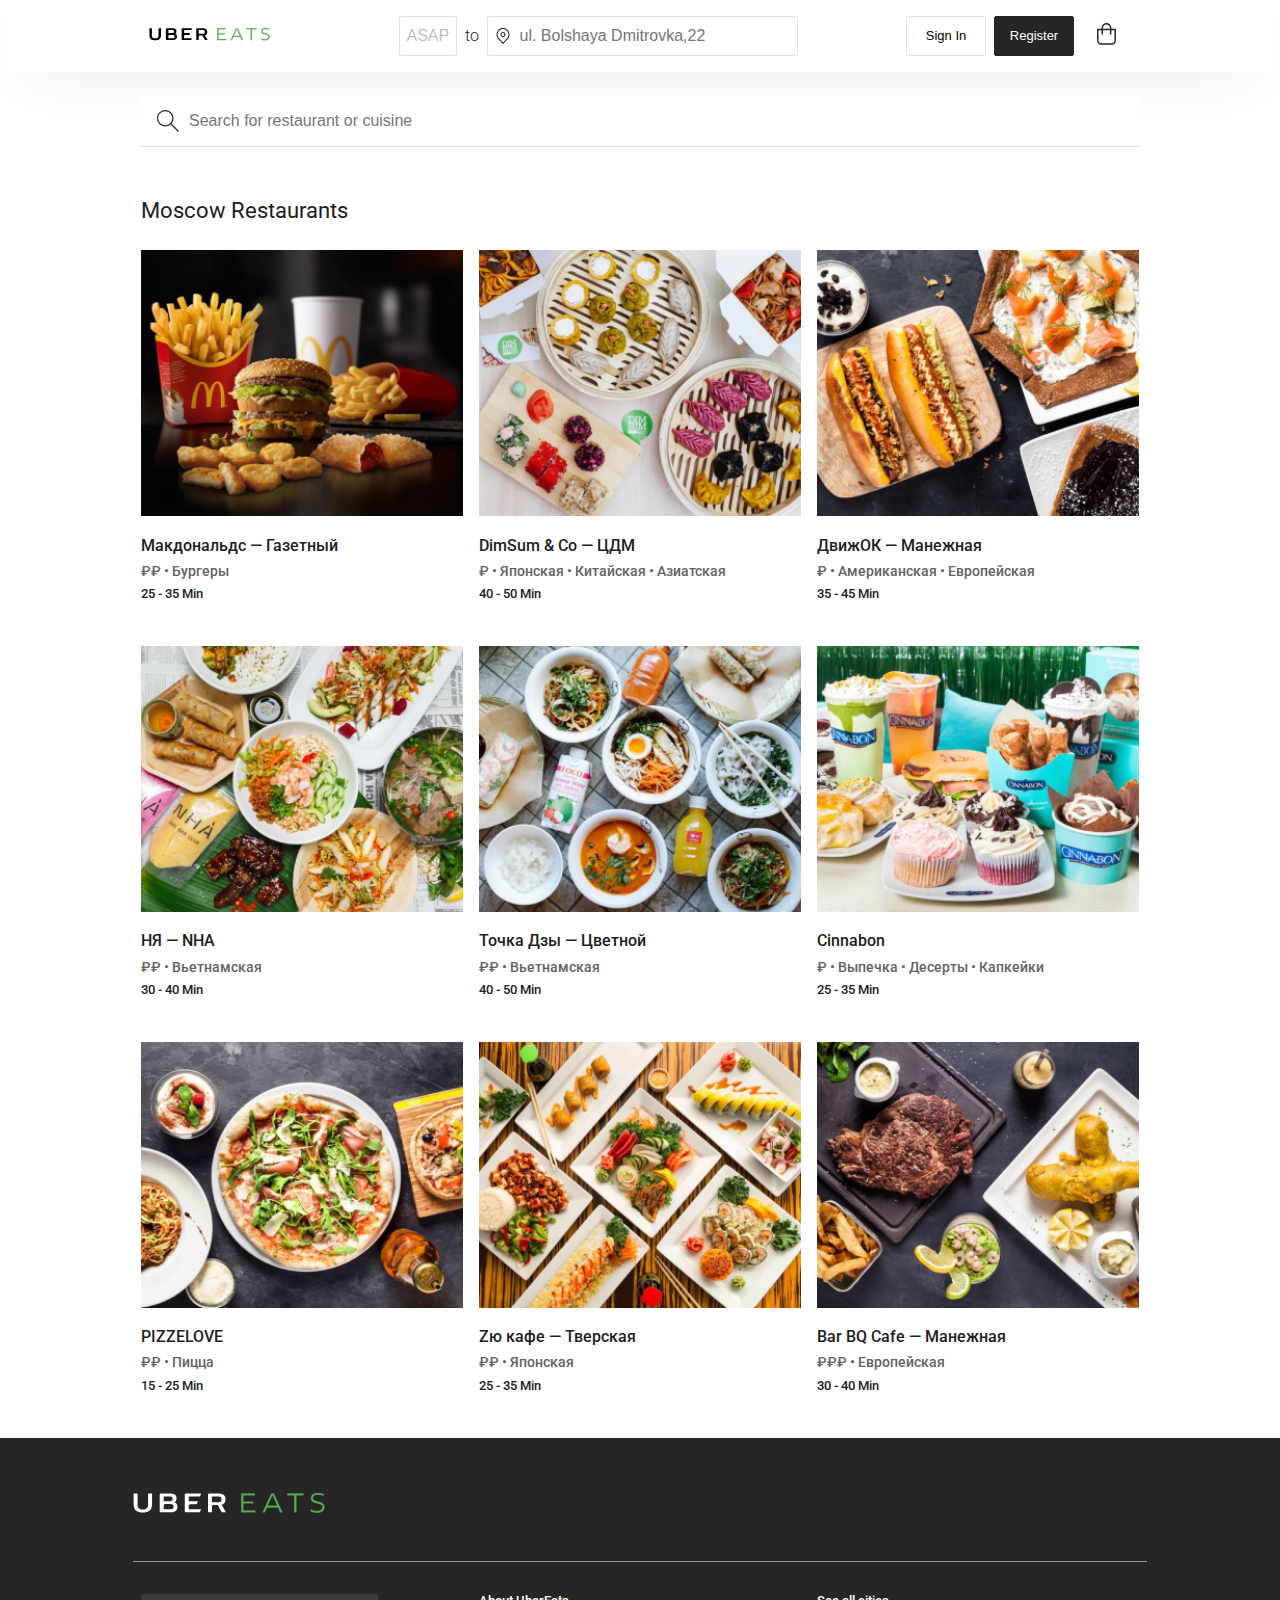
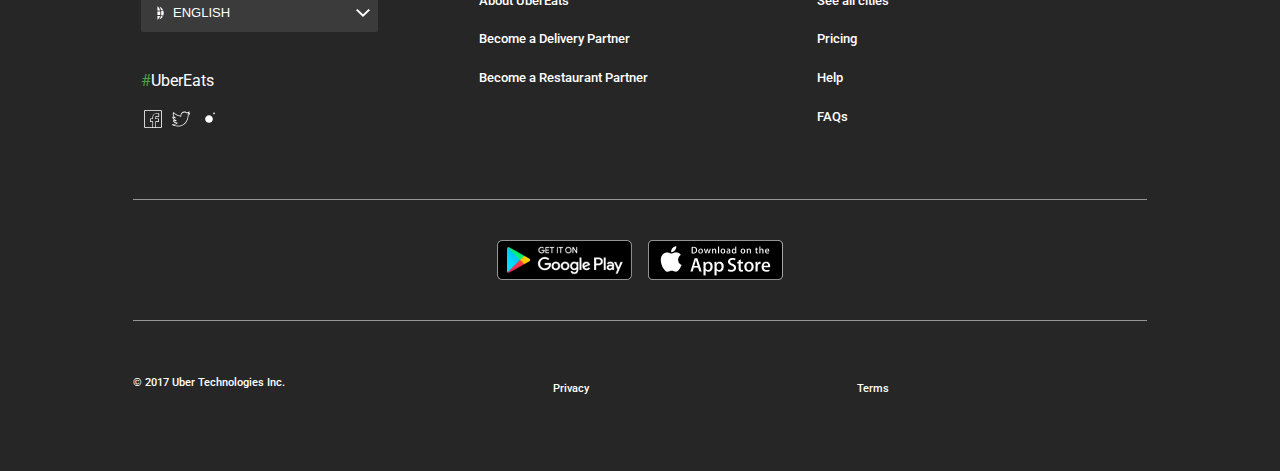
<file: index.html>
<!DOCTYPE html>
<html>

<head>
  <title>UBER Eats</title>
  <meta charset="utf-8" />
  <meta name="viewport" content="width=320, initial-scale=1">
  <link href="https://fonts.googleapis.com/css?family=Roboto:300,400,500,700&amp;subset=cyrillic" rel="stylesheet">
  <link rel="stylesheet" type="text/css" href="./styles.css">
  <link rel="stylesheet" type="text/css" href="./normalize.css">
  <script src="scroll.js"></script>
</head>

<body>
  <main>
    <div class="header-shadowed">
      <div class="header">
        <div class="col-xs-6 col-md-2 col-lg-3">
          <div class="logo">
            <a href="#header">
              <img class="header__logo" src="./img/logo.svg">
            </a>
          </div>
        </div>
        <div class="col-md-6 col-lg-5">
          <div class="header__location">
            <button disabled class="header__location__asap">ASAP</button>
            <span class="header__location__to">to</span>
            <input class="header__location__input" placeholder="ul. Bolshaya Dmitrovka,22" type="text" />
          </div>
        </div>
        <div class="col-xs-6 col-md-4 col-lg-4">
          <div class="header__sign">
            <button class="header__button__signin">Sign In</button>
            <button class="header__button__register">Register</button>
            <a class="header__button__basket" href="#">
              <img src="./img/basket.svg" />
            </a>
          </div>
        </div>
      </div>
    </div>


    <section class="main__section__stores">
      <div class="main__search">
        <input class="main__search__input" type="text" placeholder="Search for restaurant or cuisine">
      </div>
      <div class="main__location-mobile">
        <div class="col-xs-3 main__location__when-mobile-col">
          <span class="main__location__when-mobile">When</span>
          <button disabled class="main__location__asap-mobile">ASAP</button>
        </div>
        <div class="col-xs-9 main__location__to-mobile-col">
          <span class="main__location__to-mobile">To</span>
          <input class="main__location__input-mobile" placeholder="ul. Bolshaya Dmitrovka,22" type="text" />
        </div>
      </div>
      <h3 class="main__section__title__text">Moscow Restaurants</h3>

      <div class="main__restaurants">
        <div class="row">
          <div class="col-xs-12 col-md-6 col-lg-4">
            <div class="restaurant__card">
              <img class="restaurant__card__img" src="./img/1-4.png" alt="Макдоналдс">
              <div class="restaurant__card__title">Макдональдс — Газетный</div>
              <div class="restaurant__card__type">₽₽ • Бургеры</div>
              <div class="restaurant__card__time">25 - 35 Min</div>
            </div>
          </div>
          <div class="col-xs-12 col-md-6 col-lg-4">
            <div class="restaurant__card">
              <img src="./img/1-5.png" alt="DimSum" class="restaurant__card__img">
              <div class="restaurant__card__title">DimSum & Co — ЦДМ</div>
              <div class="restaurant__card__type">₽ • Японская • Китайская • Азиатская</div>
              <div class="restaurant__card__time">40 - 50 Min</div>
            </div>
          </div>
          <div class="col-xs-12 col-md-6 col-lg-4">
            <div class="restaurant__card">
              <img src="./img/1-3.png" alt="ДвижОК" class="restaurant__card__img">
              <div class="restaurant__card__title">ДвижОК — Манежная</div>
              <div class="restaurant__card__type">₽ • Американская • Европейская</div>
              <div class="restaurant__card__time">35 - 45 Min</div>
            </div>
          </div>
          <div class="col-xs-12 col-md-6 col-lg-4">
            <div class="restaurant__card">
              <img src="./img/1-2.png" alt="НЯ — NHA" class="restaurant__card__img">
              <div class="restaurant__card__title">НЯ — NHA</div>
              <div class="restaurant__card__type">₽₽ • Вьетнамская</div>
              <div class="restaurant__card__time">30 - 40 Min</div>
            </div>
          </div>
          <div class="col-xs-12 col-md-6 col-lg-4">
            <div class="restaurant__card">
              <img src="./img/1-1.png" alt="Точка Дзы" class="restaurant__card__img">
              <div class="restaurant__card__title">Точка Дзы — Цветной</div>
              <div class="restaurant__card__type">₽₽ • Вьетнамская</div>
              <div class="restaurant__card__time">40 - 50 Min</div>
            </div>
          </div>
          <div class="col-xs-12 col-md-6 col-lg-4">
            <div class="restaurant__card">
              <img src="./img/1-8.png" alt="Cinnabon" class="restaurant__card__img">
              <div class="restaurant__card__title">Cinnabon</div>
              <div class="restaurant__card__type">₽ • Выпечка • Десерты • Капкейки</div>
              <div class="restaurant__card__time">25 - 35 Min</div>
            </div>
          </div>
          <div class="col-xs-12 col-md-6 col-lg-4">
            <div class="restaurant__card">
              <img src="./img/1.png" alt="PIZZELOVE" class="restaurant__card__img">
              <div class="restaurant__card__title">PIZZELOVE</div>
              <div class="restaurant__card__type">₽₽ • Пицца</div>
              <div class="restaurant__card__time">15 - 25 Min</div>
            </div>
          </div>
          <div class="col-xs-12 col-md-6 col-lg-4">
            <div class="restaurant__card">
              <img src="./img/1-6.png" alt="Zю кафе" class="restaurant__card__img">
              <div class="restaurant__card__title">Zю кафе — Тверская</div>
              <div class="restaurant__card__type">₽₽ • Японская</div>
              <div class="restaurant__card__time">25 - 35 Min</div>
            </div>
          </div>
          <div class="col-xs-12 col-md-6 col-lg-4">
            <div class="restaurant__card">
              <img src="./img/1-7.png" alt="Bar BQ Cafe" class="restaurant__card__img">
              <div class="restaurant__card__title">Bar BQ Cafe — Манежная</div>
              <div class="restaurant__card__type">₽₽₽ • Европейская</div>
              <div class="restaurant__card__time">30 - 40 Min</div>
            </div>
          </div>
        </div>
      </div>
    </section>
  </main>
  <div class="footer__div">
    <div class="row">
      <img class="footer__logo" src="./img/white-logo.svg" alt="">
    </div>
    <div class="row footer__menu__row">
      <div class="col-xs-7 col-md-3 col-lg-3">
        <div class="footer__selector_div">
          <select class="footer__selector">
            <option>ENGLISH</option>
            <option>RUSSIAN</option>
          </select>
        </div>
        <p class="footer__hashtag">
          <span style="color: #49A144">#</span>UberEats</p>
        <div class="footer__soсial">
          <a href="#">
            <img src="./img/facebook.svg" alt="facebook">
          </a>
          <a href="#">
            <img src="./img/twitter.svg" alt="twitter">
          </a>
          <a href="#">
            <img src="./img/instagram.svg" alt="instagram">
          </a>
        </div>
      </div>
      <div class="col-xs-5 col-md-1 col-lg-1"></div>
      <div class="col-xs-6 col-md-4 col-lg-4">
        <div class="footer__menu__about">
          <a href="#">About UberEats</a>
          <a href="#">Become a Delivery Partner</a>
          <a href="#">Become a Restaurant Partner</a>
        </div>
      </div>
      <div class="col-xs-6 col-md-4 col-lg-4">
        <div class="footer__menu__help">
          <a href="#">See all cities</a>
          <a href="#">Pricing</a>
          <a href="#">Help</a>
          <a href="#">FAQs</a>
        </div>
      </div>
    </div>
    <div class="row">
      <div class="footer__stores">
        <img src="./img/play_market.png" alt="play market">
        <img src="./img/app_store.png" alt="app store">
      </div>
    </div>
    <div class="row">
      <div class="col-xs-6 col-md-10 col-lg-9">
        <div class="footer__copyright">
          <p>© 2017 Uber Technologies Inc.</p>
          <a href="#">Privacy</a>
          <a href="#">Terms</a>
        </div>
      </div>
    </div>
  </div>
  </div>
  <button class="footer__button__up" id="btn__up" onclick="topFunction()" title="UP">
    <img src="./img/arrow.svg" alt="" />
  </button>
  <script>
    // When the user scrolls down 200px from the top of the document, show the button
    window.onscroll = function () { scrollFunction() };

    function scrollFunction() {
      if (document.body.scrollTop > 200 || document.documentElement.scrollTop > 200) {
        document.getElementById("btn__up").style.display = "block";
      } else {
        document.getElementById("btn__up").style.display = "none";
      }
    }

    // When the user clicks on the button, scroll to the top of the document
    function topFunction() {
      smooth_scroll_to(document.body, 0, 600);
      smooth_scroll_to(document.documentElement, 0, 600);
    }</script>

</body>

</html>
</file>
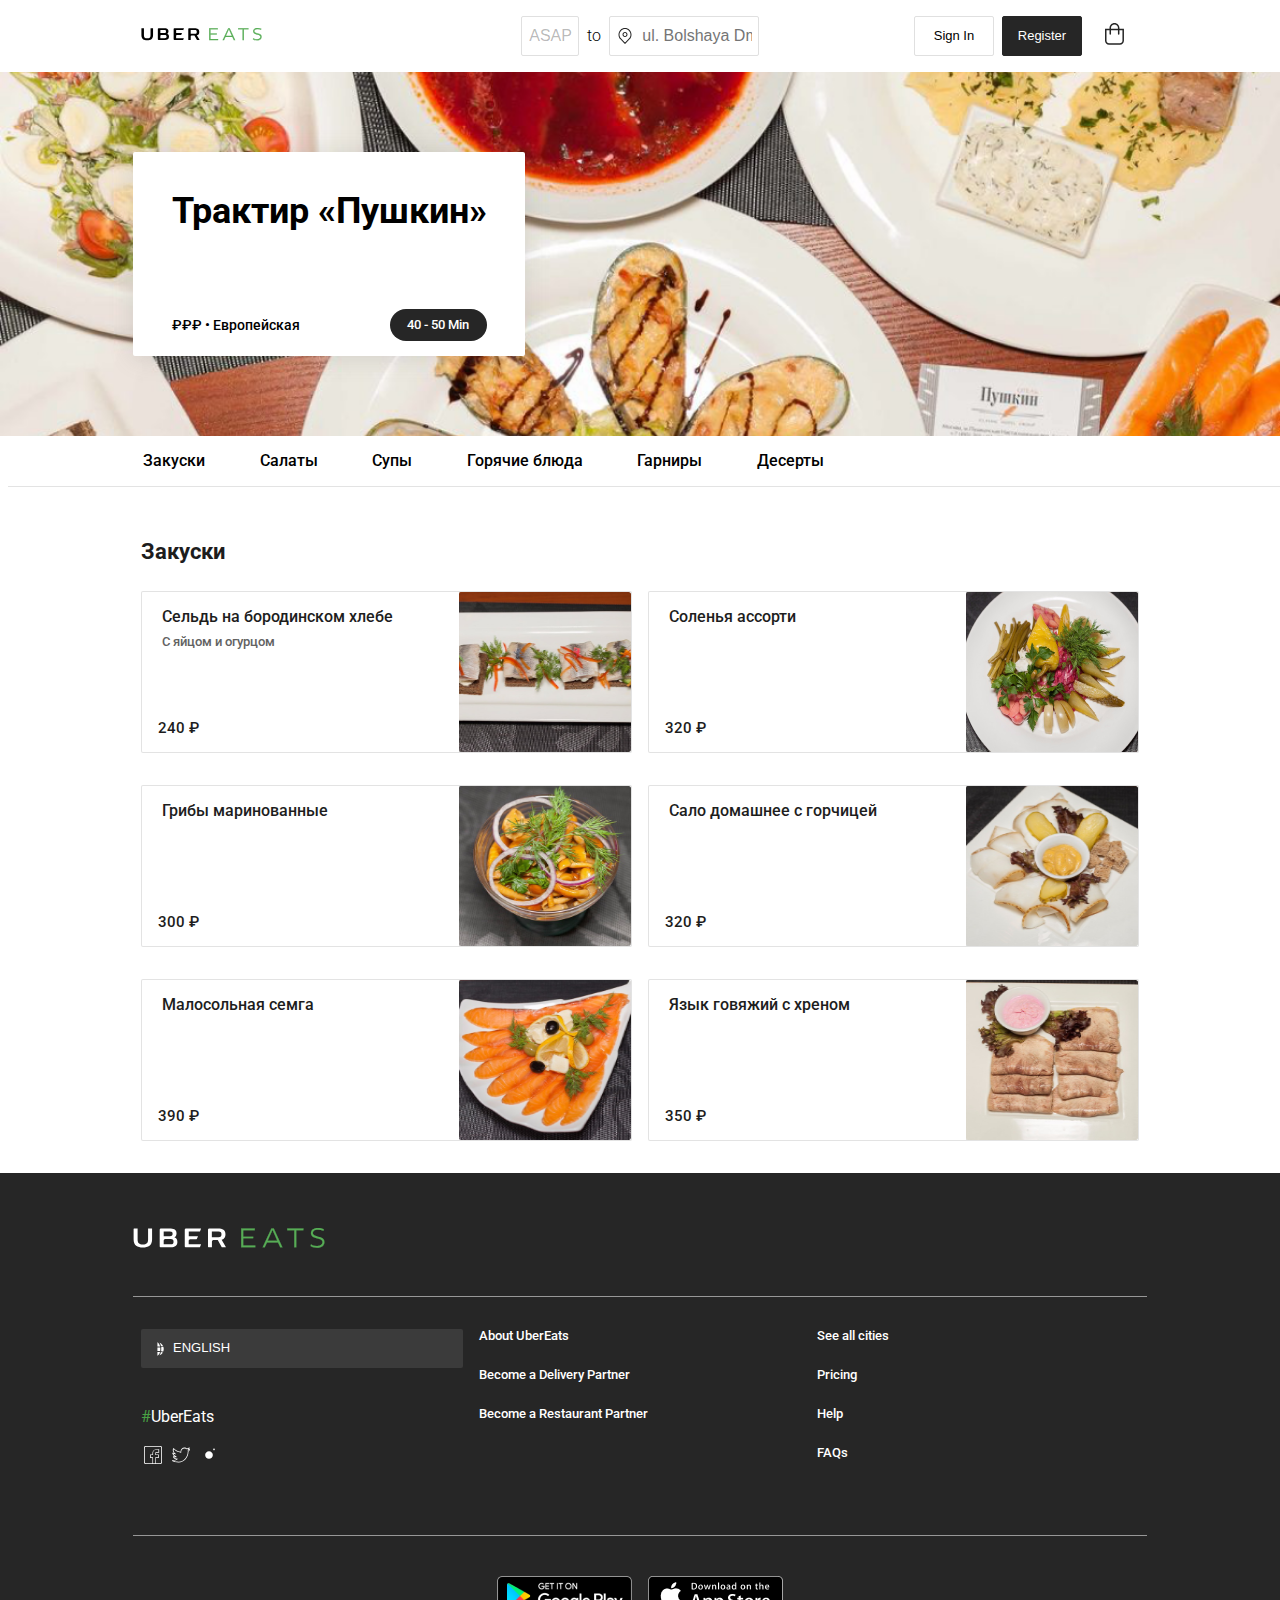
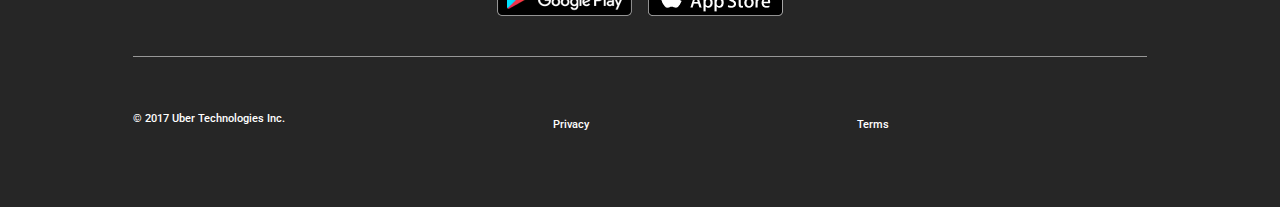
<file: restaurant.html>
<!DOCTYPE html>
<html>

<head>
  <title>UBER Eats</title>
  <meta charset="utf-8" />
  <meta name="viewport" content="width=320, initial-scale=1">
  <link href="https://fonts.googleapis.com/css?family=Roboto:300,400,500,700&amp;subset=cyrillic" rel="stylesheet">
  <link rel="stylesheet" type="text/css" href="./styles.css">
  <link rel="stylesheet" type="text/css" href="./normalize.css">
</head>

<body>
  <div class="header-shadowed">
    <div class="header">
      <div class="col-xs-6 col-md-2 col-lg-3">
        <div class="logo">
          <a href="#header">
            <img class="header__logo" src="./img/logo.svg">
          </a>
        </div>
      </div>
      <div class="col-md-6 col-lg-3">
        <div class="header__location">
          <button disabled class="header__location__asap">ASAP</button>
          <span class="header__location__to">to</span>
          <input class="header__location__input" placeholder="ul. Bolshaya Dmitrovka,22" type="text" />
        </div>
      </div>
      <div class="col-xs-6 col-md-4 col-lg-3">
        <div class="header__sign">
          <button class="header__button__signin">Sign In</button>
          <button class="header__button__register">Register</button>
          <a class="header__button__basket" href="#">
            <img src="./img/basket.svg" />
          </a>
        </div>
      </div>
    </div>
  </div>
  <div class="header__background">
    <div class="header__restaurant__card">
      <h1 class="header__restaurant__card__title">Трактир «Пушкин»</h1>
      <div class="header__restaurant__card__title-row">
        <span class="header__restaurant__card__kitchen">₽₽₽ • Европейская</span>
        <div class="header__restaurant__card__time">
          <span class="time">40 - 50 Min</span>
        </div>
      </div>
    </div>
  </div>



  <div class="section__menu">
    <div class="row">
      <div class="col-md-12 col-lg-8">
        <div class="menu__navigation">
          <p class="menu__navigation__item">Закуски</p>
          <p class="menu__navigation__item">Салаты</p>
          <p class="menu__navigation__item">Супы</p>
          <p class="menu__navigation__item">Горячие блюда</p>
          <p class="menu__navigation__item">Гарниры</p>
          <p class="menu__navigation__item">Десерты</p>
        </div>
      </div>

    </div>
  </div>
  <main>

    <section class="main__section__stores">
      <h3 class="main__section__title__restaurant">
        Закуски</h3>
      <div class="restaurant__menu">
        <div class="row">
          <div class="col-xs-12 col-md-12 col-lg-6">
            <div class="restaurant__menu__card">
              <div class="restaurant__menu_content">
                <div class="restaurant__menu_content_main">
                  <div class="restaurant__menu_title">
                    Сельдь на бородинском хлебе
                  </div>
                  <div class="restaurant__menu_description">
                    С яйцом и огурцом
                  </div>
                </div>
                <div class="restaurant__menu_price">
                  240 ₽
                </div>
              </div>

              <img class="restaurant__menu__card__img" src="./img/capture1.png" alt="Макдоналдс">
            </div>
          </div>
          <div class="col-xs-12 col-md-12 col-lg-6">
            <div class="restaurant__menu__card">
              <div class="restaurant__menu_content">
                <div class="restaurant__menu_content_main">
                  <div class="restaurant__menu_title">
                    <span>Соленья ассорти</span>
                  </div>
                  <div class="restaurant__menu_description">
                    <span></span>
                  </div>
                  <div class="restaurant__menu_price">
                    <span>320 ₽</span>
                  </div>
                </div>
              </div>
              <img class="restaurant__menu__card__img" src="./img/capture2.png" alt="Макдоналдс">
            </div>
          </div>
          <div class="col-xs-12 col-md-12 col-lg-6">
            <div class="restaurant__menu__card">
              <div class="restaurant__menu_content">
                <div class="restaurant__menu_content_main">
                  <div class="restaurant__menu_title">
                    <span>Грибы маринованные</span>
                  </div>
                  <div class="restaurant__menu_description">
                    <span></span>
                  </div>
                  <div class="restaurant__menu_price">
                    <span>300 ₽</span>
                  </div>
                </div>
              </div>
              <img class="restaurant__menu__card__img" src="./img/capture3.png" alt="Макдоналдс">
            </div>
          </div>
          <div class="col-xs-12 col-md-12 col-lg-6">
            <div class="restaurant__menu__card">
              <div class="restaurant__menu_content">
                <div class="restaurant__menu_content_main">
                  <div class="restaurant__menu_title">
                    <span>Сало домашнее с горчицей</span>
                  </div>
                  <div class="restaurant__menu_description">
                    <span></span>
                  </div>
                  <div class="restaurant__menu_price">
                    <span>320 ₽</span>
                  </div>
                </div>
              </div>
              <img class="restaurant__menu__card__img" src="./img/capture4.png" alt="Макдоналдс">
            </div>
          </div>
          <div class="col-xs-12 col-md-12 col-lg-6">
            <div class="restaurant__menu__card">
              <div class="restaurant__menu_content">
                <div class="restaurant__menu_content_main">
                  <div class="restaurant__menu_title">
                    <span>Малосольная семга</span>
                  </div>
                  <div class="restaurant__menu_description">
                    <span></span>
                  </div>
                  <div class="restaurant__menu_price">
                    <span>390 ₽</span>
                  </div>
                </div>
              </div>
              <img class="restaurant__menu__card__img" src="./img/capture5.png" alt="Макдоналдс">
            </div>
          </div>
          <div class="col-xs-12 col-md-12 col-lg-6">
            <div class="restaurant__menu__card">
              <div class="restaurant__menu_content">
                <div class="restaurant__menu_content_main">
                  <div class="restaurant__menu_title">
                    <span>Язык говяжий с хреном</span>
                  </div>
                  <div class="restaurant__menu_description">
                    <span></span>
                  </div>
                  <div class="restaurant__menu_price">
                    <span>350 ₽</span>
                  </div>
                </div>
              </div>
              <img class="restaurant__menu__card__img" src="./img/capture6.png" alt="Макдоналдс">
            </div>
          </div>
        </div>
    </section>
  </main>
  <div class="footer__div">
    <div class="row">
      <img class="footer__logo" src="./img/white-logo.svg" alt="">
    </div>
    <div class="row footer__menu__row">
      <div class="col-xs-6 col-md-4 col-lg-4">
        <select class="footer__selector">
          <option>ENGLISH</option>
          <option>RUSSIAN</option>
        </select>
        <p class="footer__hashtag">
          <span style="color: #49A144">#</span>UberEats</p>
        <div class="footer__soсial">
          <a href="#">
            <img src="./img/facebook.svg" alt="facebook">
          </a>
          <a href="#">
            <img src="./img/twitter.svg" alt="twitter">
          </a>
          <a href="#">
            <img src="./img/instagram.svg" alt="instagram">
          </a>
        </div>
      </div>
      <div class="col-xs-6 col-md-4 col-lg-4">
        <div class="footer__menu__about">
          <a href="#">About UberEats</a>
          <a href="#">Become a Delivery Partner</a>
          <a href="#">Become a Restaurant Partner</a>
        </div>
      </div>
      <div class="col-xs-6 col-md-4 col-lg-4">
        <div class="footer__menu__help">
          <a href="#">See all cities</a>
          <a href="#">Pricing</a>
          <a href="#">Help</a>
          <a href="#">FAQs</a>
        </div>
      </div>
    </div>
    <div class="row">
      <div class="footer__stores">
        <img src="./img/play_market.png" alt="play market">
        <img src="./img/app_store.png" alt="app store">
      </div>
    </div>
    <div class="row">
      <div class="col-xs-6 col-md-10 col-lg-9">
        <div class="footer__copyright">
          <p>© 2017 Uber Technologies Inc.</p>
          <a href="#">Privacy</a>
          <a href="#">Terms</a>
        </div>
      </div>
      <button class="footer__button__up" onclick="topFunction()" title="UP">
        <img src="./img/arrow.svg" alt="" />
      </button>
    </div>

  </div>
  </div>

  <script>
    // When the user scrolls down 20px from the top of the document, show the button
    window.onscroll = function () { scrollFunction() };

    function scrollFunction() {
      if (document.body.scrollTop > 20 || document.documentElement.scrollTop > 20) {
        document.getElementById("myBtn").style.display = "block";
      } else {
        document.getElementById("myBtn").style.display = "none";
      }
    }

    // When the user clicks on the button, scroll to the top of the document
    function topFunction() {
      document.body.scrollTop = 0; // For Chrome, Safari and Opera 
      document.documentElement.scrollTop = 0; // For IE and Firefox
    }</script>

</body>

</html>
</file>
<file: styles.css>
body {
  font-family: Roboto, Helvetica, Arial, sans-serif;
  font-weight: 500;
}
main {
  display: flex;
  font-family: Roboto, Helvetica, Arial, sans-serif;
  font-weight: 500;
  width: auto;
  margin-left: auto;
  margin-right: auto;
  padding-left: 8px;
  padding-right: 8px;
  position: relative;
  color: #1d1d1d;
}

.header-shadowed {
  box-shadow: 0 20px 50px -20px rgba(0, 0, 0, 0.1);
  height: 72px;
  display: flex;
  max-width: auto;
  margin: 0 auto;
  align-items: center;
  justify-content: space-between;
}
.header {
  display: flex;
  align-items: center;
  width: 100%;
  justify-content: space-between;
}

@media (min-width: 1200px) {
  .header {
    margin: 0 133px 0 133px;
  }
}

.row {
  position: relative;
  display: flex;
  flex-wrap: wrap;
  margin-left: -8px;
  margin-right: -8px;
}

.header__logo {
  width: 107px;
}
@media (min-width: 992px) {
  .header__logo {
    width: 121px;
  }
}

.header__location__asap,
.main__location__asap-mobile {
  background-color: #fff;
  height: 40px;
  width: 100%;
  max-width: 58px;
  padding: 7px 7px;
  border: 1px solid #e0e0e0;
  border-radius: 2px;
  font-size: 13px;
  align-content: center;
}
.header__location__to {
  font-weight: 300;
  font-size: 16px;
  margin-left: 8px;
  margin-right: 8px;
}

.header__location {
  display: none;
}
@media (min-width: 576px) {
  .header__location__asap {
    font-size: 16px;
  }
  .header__location {
    display: flex;
    justify-content: flex-start;
    align-items: center;
  }
}
.header__location__input,
.main__location__input-mobile {
  font-size: 13px;
  height: 26px;
  width: auto;
  padding-left: 32px;
  padding-right: 6px;
  padding-top: 6px;
  padding-bottom: 6px;
  border: 1px solid #e0e0e0;
  border-radius: 2px;
  color: #1d1d1d;
  background-image: url("./img/location.svg");
  background-repeat: no-repeat;
  background-position: 8px;
}
@media (min-width: 576px) {
  .header__location__input {
    width: 100%;
  }
}
.main__location__input-mobile {
  font-size: 13px;
  padding-right: 0px;
}

.main__location-mobile {
  display: flex;
  justify-content: center;
  width: auto;
  margin: 15px 0 15px 0;
}
@media (min-width: 576px) {
  .header__location__input {
    font-size: 16px;
  }
  .main__location-mobile {
    display: none;
  }
}
.main__location__to-mobile-col {
  width: 100%;
}
.main__location__when-mobile-col,
.main__location__to-mobile-col {
  display: inline-grid;
}
.header__button__signin,
.header__button__register {
  cursor: pointer;
  background-color: #fff;
  height: 40px;
  width: 80px;
  padding: 7px 14px;
  margin-right: 8px;
  align-items: center;
  border: 1px solid #e0e0e0;
  border-radius: 2px;
  font-size: 13px;
}
.header__button__register {
  border-width: 1px;
  border-style: solid;
  border-radius: 2px;
  border-color: #262626;
  background-color: #262626;
  color: #fff;
}

.header__sign {
  height: 100%;
  display: flex;
  align-items: center;
  justify-content: flex-end;
}

.header__button__basket {
  display: none;
  margin: 0 15px 0 0;
}
@media (min-width: 576px) {
  .header__button__basket {
    display: block;
    margin: 0 15px 0 15px;
  }
}
.main__search {
  margin-top: 24px;
  width: 100%;
}
.main__search__input {
  font-size: 13px;
  box-sizing: border-box;
  padding: 16px 16px 16px 48px;
  width: 100%;
  background-image: url("./img/search.svg");
  background-repeat: no-repeat;
  background-size: 16px 16px;
  background-position: 16px;
  border-top: none;
  border-left: none;
  border-right: none;
  border-bottom: none;
  box-shadow: rgb(224, 224, 224) 0px 1px 0px 0px;
}
@media (min-width: 768px) {
  .main__search__input {
    background-size: 22px 22px;
    font-size: 16px;
  }
}

.main__location__when-mobile,
.main__location__to-mobile {
  color: #626262;
  margin-bottom: 8px;
  font-size: 11px;
}

@media (min-width: 1200px) {
  .main__section__stores {
    margin: 0 133px 0 133px;
  }
}

.main__section__title__text {
  color: #1d1d1d;
  font-size: 22px;
  line-height: 34px;
  margin-top: 48px;
  font-weight: normal;
}
.main__section__title__restaurant {
  width: auto;
  color: #1d1d1d;
  font-size: 22px;
  line-height: 34px;
  margin-top: 48px;
  text-align: center;
  border-bottom: 1px solid #757575;
}
@media (min-width: 576px) {
  .main__section__title__restaurant {
    text-align: left;
    border-bottom: 0;
  }
}
.restaurant__card {
  display: block;
  cursor: pointer;
  margin-bottom: 16px;
  padding-bottom: 24px;
}
.restaurant__card:hover {
  background-color: rgba(117, 117, 117, 0.04);
}
.restaurant__card__img {
  width: 100%;
  height: 100%;
}

.restaurant__card__title,
.restaurant__card__type,
.restaurant__card__time {
  margin-bottom: 4px;
  margin-top: 8px;
}
.restaurant__card__title {
  margin-top: 16px;
  line-height: 24 px;
  color: #1d1d1d;
  font-size: 16px;
}
.restaurant__card__type {
  color: #626262;
  line-height: 21 px;
  font-size: 14px;
}
.restaurant__card__time {
  color: #1d1d1d;
  line-height: 21 px;
  font-size: 13px;
}

.footer__div {
  color: #ffffff;
  font-family: Roboto, Helvetica, Arial, sans-serif;
  align-items: center;
  margin-left: auto;
  margin-right: auto;
  width: auto;
  background-color: #262626;
  padding: 54px 8px 54px 8px;
}
@media (min-width: 1200px) {
  .footer__div {
    padding: 54px 133px 54px 133px;
  }
}
.footer__logo {
  margin: 0 auto 32px 8px;
  text-align: left;
}

.footer__menu__row {
  display: inline-grid;
  width: 100%;
  margin: 16px 0 16px 0;
  padding: 32px 0 32px 0;
  border-top: 1px solid #979797;
  border-bottom: 1px solid #979797;
}

@media (min-width: 576px) {
  .footer__menu__row {
    display: flex;
  }
}

.footer__selector {
  cursor: pointer;
  width: 100%;
  border: 0px;
  border-radius: 2px;
  background-color: #3b3b3b;
  padding: 12px 12px 12px 32px;
  color: #ffffff;
  font-size: 13px;
  background-image: url("./img/world.svg");
  background-position: 16px;
  background-repeat: no-repeat;
  -webkit-appearance: none;
  -moz-appearance: none;
  -ms-appearance: none;
  text-indent: 0.01px;
  text-overflow: "";
  text-transform: uppercase;
  position: relative;
}
.footer__selector::-ms-expand {
  display: none;
}
.footer__selector_div {
  position: relative;
}
.footer__selector_div:after {
  content: "";
  display: block;
  background: url(./img/arrow-back.svg) center no-repeat;
  width: 14px;
  height: 8px;
  position: absolute;
  top: 50%;
  margin-top: -4px;
  right: 8px;
}

.footer__hashtag {
  font-size: 16px;
  font-weight: normal;
  margin-top: 40px;
}
.footer__soсial {
  margin-bottom: 32px;
}
.footer__soсial > a {
  text-decoration: none;
}
.footer__menu__about > a,
.footer__menu__help > a {
  margin-bottom: 24px;
  display: block;
  text-decoration: none;
  color: #ffffff;
  font-size: 13px;
}
.footer__stores {
  padding: 24px 0 40px 0;
  margin: 0 8px 24px 8px;
  display: flex;
  width: 100%;
  justify-content: center;
  border-bottom: 1px solid #979797;
}
.footer__stores img {
  cursor: pointer;
  margin: 0 8px 0 8px;
}

.footer__copyright {
  margin: 16px 0 16px 0;
  width: 100%;
  display: inline-grid;
  justify-content: space-between;
  align-items: center;
}
.footer__copyright > * {
  text-decoration: none;
  color: #ffffff;
  font-size: 11px;
  margin-top: 16px;
}
@media (min-width: 576px) {
  .footer__copyright {
    display: flex;
  }
}

.footer__button__up {
  display: none;
  cursor: pointer;
  width: 64px;
  height: 64px;
  border: 0px;
  background-color: #59bd5a;
  position: fixed;
  bottom: 24px;
  right: 16px;
}
@media (min-width: 576px) {
  .footer__button__up {
    width: 80px;
    height: 80px;
  }
}

.header__background,
.section__menu {
  font-family: Roboto, Helvetica, Arial, sans-serif;
  font-weight: 500;
}
.header__background {
  display: flex;
  align-items: flex-end;
  justify-content: center;
  height: 312px;
  position: relative;
  border: 0;
  background: url("./img/rest_back.png");
  background-size: cover;
  background-repeat: no-repeat;
  background-position: top -60px center;
}

@media (min-width: 576px) {
  .header__background {
    height: 364px;
    padding-left: 8px;
    display: block;
  }
}

@media (min-width: 1200px) {
  .header__background {
    padding-left: 133px;
  }
}
.header__restaurant__card {
  width: 304px;
  height: 180px;
  border-radius: 2px;
  background-color: #ffffff;
  flex-direction: column;
  display: inline-grid;
  align-items: center;
  justify-content: center;
  box-shadow: 0px 2px 25px 0px rgba(117, 117, 117, 0.2);
}
@media (min-width: 576px) {
  .header__restaurant__card {
    margin-right: auto;
    width: 392px;
    height: 204px;
  }
}

@media (min-width: 576px) {
  .header__restaurant__card {
    margin-top: 80px;
  }
}
.header__restaurant__card__title {
  margin-bottom: 32px;
  font-size: 24px;
  text-align: center;
}
@media (min-width: 576px) {
  .header__restaurant__card__title {
    margin-bottom: 48px;
    font-size: 36px;
  }
}
.header__restaurant__card__title-row {
  width: 100%;
  margin-left: auto;
  margin-right: auto;
  flex-direction: column;
  display: flex;
  align-items: center;
  justify-content: center;
}
@media (min-width: 576px) {
  .header__restaurant__card__title-row {
    flex-direction: row;
    display: flex;
    align-items: center;
    justify-content: space-between;
  }
}

.header__restaurant__card__kitchen {
  flex: 1 1 auto;
  font-size: 14px;
  margin-bottom: 16px;
}
@media (min-width: 576px) {
  .header__restaurant__card__kitchen {
    margin-bottom: 0px;
  }
}
.header__restaurant__card__time {
  display: flex;
  justify-content: center;
  align-items: center;
  width: 97px;
  height: 32px;
  background: #262626;
  border-radius: 16px;
}
.time {
  color: #ffffff;
  font-size: 13px;
}
.section__menu {
  display: none;
  width: 100%;
  margin-left: 8px;
  margin-right: auto;
  border-bottom: 1px solid rgba(117, 117, 117, 0.2);
}

.menu__navigation {
  display: none;
  margin-left: auto;
  margin-right: auto;
  justify-content: space-between;
  align-items: center;
}
@media (min-width: 1200px) {
  .menu__navigation {
    margin-left: 135px;
  }
}
@media (min-width: 576px) {
  .section__menu {
    display: block;
  }
  .menu__navigation {
    max-width: 100%;
    display: flex;
  }
}

.menu__navigation > p {
  margin: 16px 32px 16px 0;

  font-size: 16px;
}
.menu__navigation p:hover {
  cursor: pointer;
  color: #327430;
}

.restaurant__menu__card {
  height: 102px;
  cursor: pointer;
  margin-bottom: 32px;
  display: flex;
  justify-content: space-between;
  background-color: #ffffff;
  border-radius: 2px;
  border-bottom: 1px solid rgba(117, 117, 117, 0.2);
}
@media (min-width: 576px) {
  .restaurant__menu__card {
    height: auto;
    border: 1px solid rgba(117, 117, 117, 0.2);
  }
}
.restaurant__menu_content {
  position: relative;
  padding: 2px 2px;
  flex-direction: column;
  display: flex;
  flex-grow: 1;
}
@media (min-width: 576px) {
  .restaurant__menu_content {
    padding: 16px 20px;
  }
}
.restaurant__menu_content_main {
  align-content: flex-end;

  width: auto;
  display: flex;
  flex-direction: column;
}

.restaurant__menu__card:hover {
  background-color: rgba(117, 117, 117, 0.04);
}
.restaurant__menu_title {
  white-space: nowrap;
  overflow: hidden;
  text-overflow: ellipsis;
  font-size: 14px;
  width: 100%;
  margin-bottom: 8px;
}
.restaurant__menu_description {
  text-overflow: ellipsis;
  color: #626262;
  font-size: 13px;
}
.restaurant__menu_price {
  position: absolute;
  bottom: -90%;
  left: 0%;
  height: 100%;
  font-size: 15px;
  font-weight: 500;
  padding-left: 16px;
  padding-bottom: 16px;
}
@media (min-width: 576px) {
  .restaurant__menu_title {
    font-size: 16px;
    white-space: normal;
    overflow: visible;
  }
}
.restaurant__menu__card__img {
  height: 80px;
}
@media (min-width: 576px) {
  .restaurant__menu__card__img {
    height: 100%;
  }
}

@media (min-width: 320px) {
  .col-xs-1,
  .col-xs-2,
  .col-xs-3,
  .col-xs-4,
  .col-xs-5,
  .col-xs-6,
  .col-xs-7,
  .col-xs-8,
  .col-xs-9,
  .col-xs-10,
  .col-xs-11,
  .col-xs-12 {
    padding-left: 8px;
    padding-right: 8px;
    box-sizing: border-box;
  }

  .col-xs-1 {
    flex-basis: 8.3333%;
  }
  .col-xs-2 {
    flex-basis: 16.6666%;
  }
  .col-xs-3 {
    flex-basis: 24.9999%;
  }
  .col-xs-4 {
    flex-basis: 33.3333%;
  }
  .col-xs-5 {
    flex-basis: 41.6666%;
  }
  .col-xs-6 {
    flex-basis: 50%;
  }
  .col-xs-7 {
    flex-basis: 58.3333%;
  }
  .col-xs-8 {
    flex-basis: 66.6666%;
  }
  .col-xs-9 {
    flex-basis: 74.9999%;
  }
  .col-xs-10 {
    flex-basis: 83.3333%;
  }
  .col-xs-11 {
    flex-basis: 91.6666%;
  }
  .col-xs-12 {
    flex-basis: 100%;
  }
}

@media (min-width: 768px) {
  .col-md-1,
  .col-md-2,
  .col-md-3,
  .col-md-4,
  .col-md-5,
  .col-md-6,
  .col-md-7,
  .col-md-8,
  .col-md-9,
  .col-md-10,
  .col-md-11,
  .col-md-12 {
    padding-left: 8px;
    padding-right: 8px;
    box-sizing: border-box;
  }

  .col-md-1 {
    flex-basis: 8.3333%;
  }
  .col-md-2 {
    flex-basis: 16.6666%;
  }
  .col-md-3 {
    flex-basis: 24.9999%;
  }
  .col-md-4 {
    flex-basis: 33.3333%;
  }
  .col-md-5 {
    flex-basis: 41.6666%;
  }
  .col-md-6 {
    flex-basis: 50%;
  }
  .col-md-7 {
    flex-basis: 58.3333%;
  }
  .col-md-8 {
    flex-basis: 66.6666%;
  }
  .col-md-9 {
    flex-basis: 74.9999%;
  }
  .col-md-10 {
    flex-basis: 83.3333%;
  }
  .col-md-11 {
    flex-basis: 91.6666%;
  }
  .col-md-12 {
    flex-basis: 100%;
  }
}

@media (min-width: 992px) {
  .col-lg-1,
  .col-lg-2,
  .col-lg-3,
  .col-lg-4,
  .col-lg-5,
  .col-lg-6,
  .col-lg-7,
  .col-lg-8,
  .col-lg-9,
  .col-lg-10,
  .col-lg-11,
  .col-lg-12 {
    padding-left: 8px;
    padding-right: 8px;
    box-sizing: border-box;
  }

  .col-lg-1 {
    flex-basis: 8.3333%;
  }
  .col-lg-2 {
    flex-basis: 16.6666%;
  }
  .col-lg-3 {
    flex-basis: 24.9999%;
  }
  .col-lg-4 {
    flex-basis: 33.3333%;
  }
  .col-lg-5 {
    flex-basis: 41.6666%;
  }
  .col-lg-6 {
    flex-basis: 50%;
  }
  .col-lg-7 {
    flex-basis: 58.3333%;
  }
  .col-lg-8 {
    flex-basis: 66.6666%;
  }
  .col-lg-9 {
    flex-basis: 74.9999%;
  }
  .col-lg-10 {
    flex-basis: 83.3333%;
  }
  .col-lg-11 {
    flex-basis: 91.6666%;
  }
  .col-lg-12 {
    flex-basis: 100%;
  }
}
</file>
